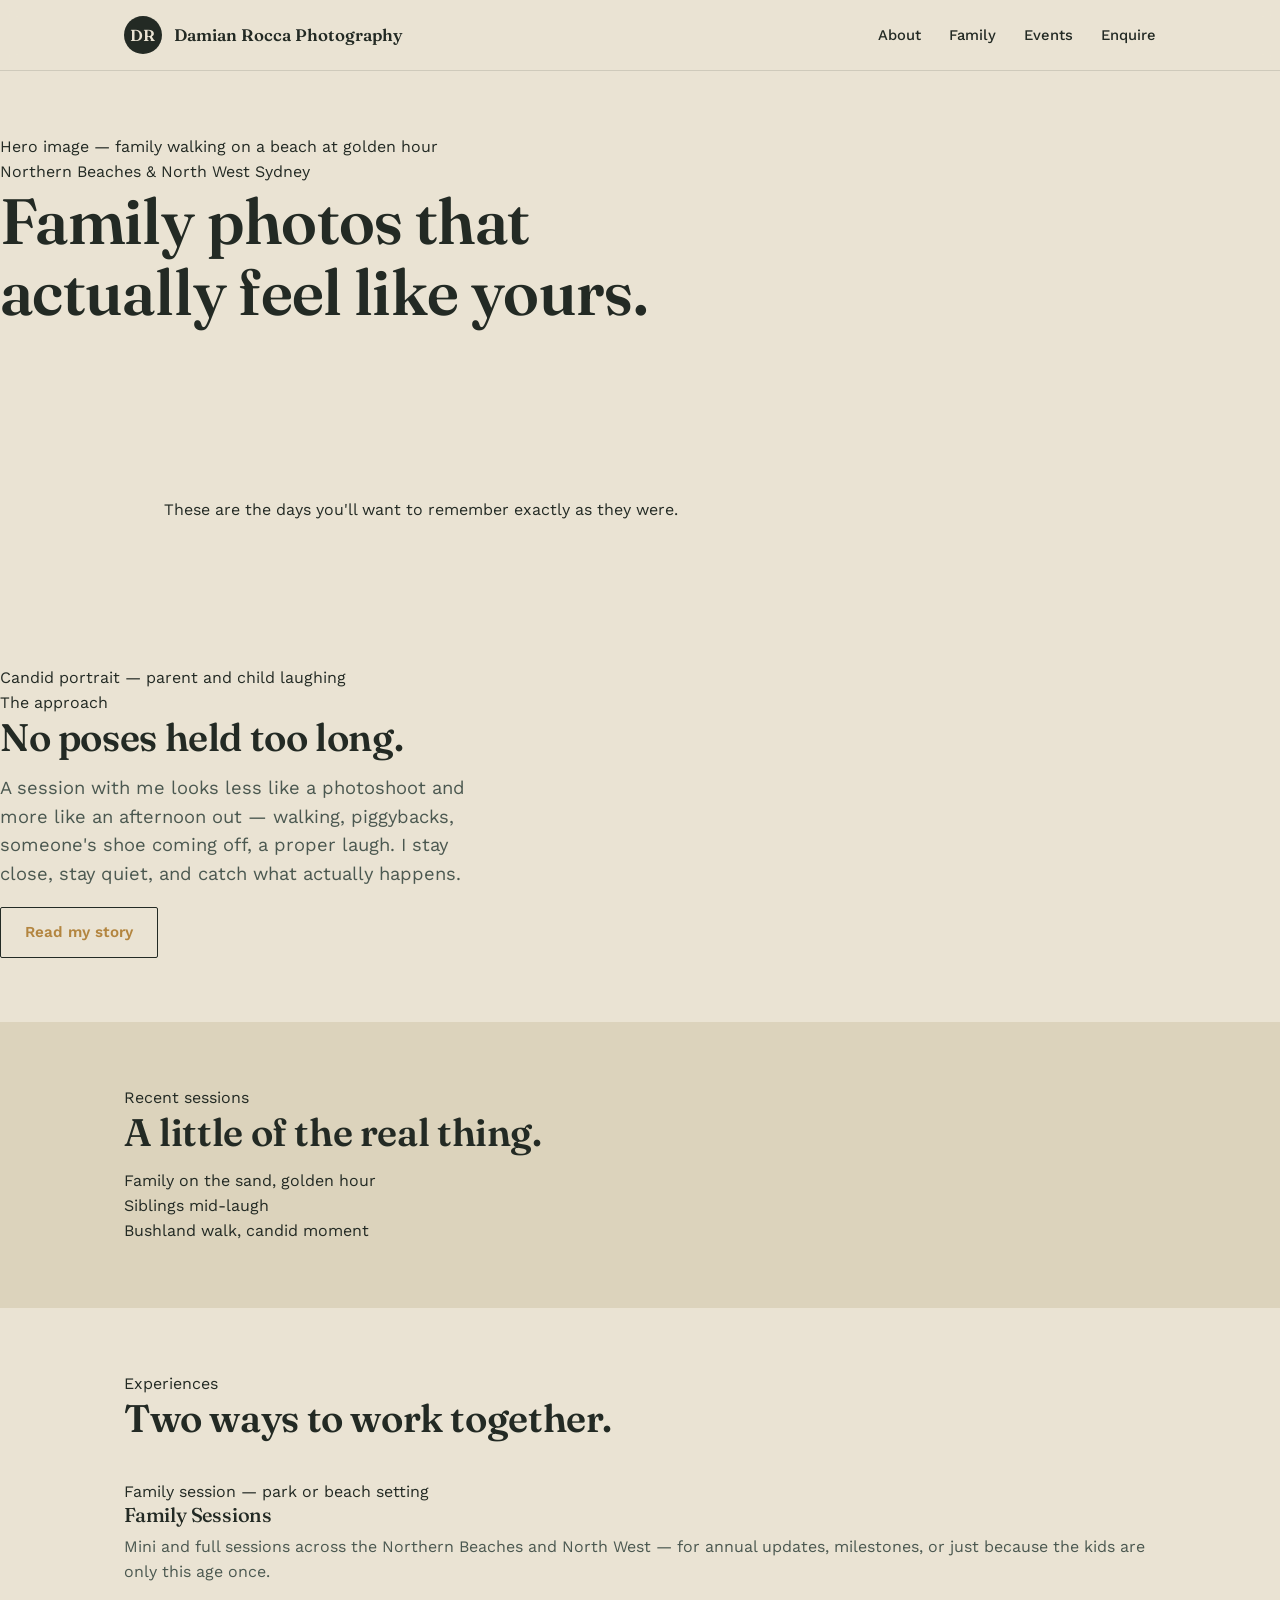
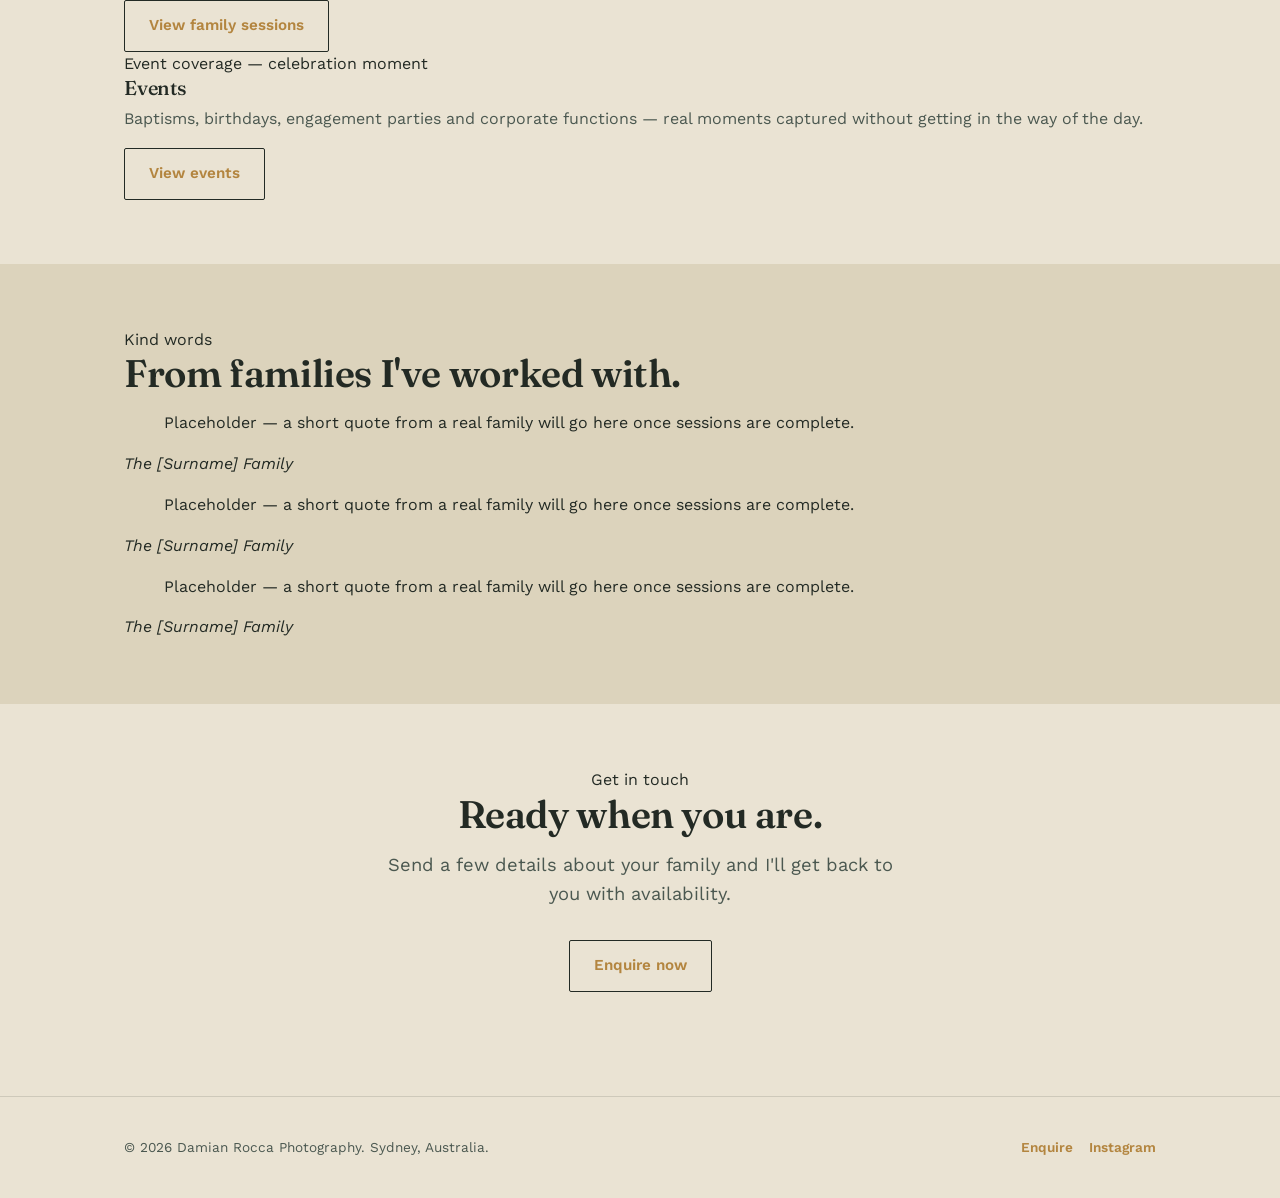
<file: index.html>
<!DOCTYPE html>
<html lang="en">
<head>
<meta charset="UTF-8">
<meta name="viewport" content="width=device-width, initial-scale=1.0">
<title>Damian Rocca Photography — Sydney Family Photographer</title>
<meta name="description" content="Relaxed, natural family photography across Sydney's Northern Beaches and North West. Real moments, not posed ones.">
<link rel="stylesheet" href="assets/styles.css">
</head>
<body>

<header class="site">
  <nav class="nav">
    <a href="index.html" class="brand"><span class="mono">DR</span><span class="fullname">Damian Rocca Photography</span></a>
    <button class="navtoggle" aria-label="Toggle menu"><span></span><span></span><span></span></button>
    <div class="navlinks">
      <a href="about.html">About</a>
      <a href="family.html">Family</a>
      <a href="events.html">Events</a>
      <a href="inquire.html" class="enquire">Enquire</a>
    </div>
  </nav>
</header>

<main>
  <section class="hero-full">
    <div class="placeholder-tag">Hero image — family walking on a beach at golden hour</div>
    <div class="hero-copy">
      <span class="label">Northern Beaches &amp; North West Sydney</span>
      <h1>Family photos that<br>actually feel like yours.</h1>
    </div>
  </section>

  <section class="pullquote">
    <div class="wrap">
      <blockquote>These are the days you'll want to remember exactly as they were.</blockquote>
    </div>
  </section>

  <section class="split">
    <div>
      <div class="img-block">Candid portrait — parent and child laughing</div>
    </div>
    <div class="text-block">
      <span class="label">The approach</span>
      <h2>No poses held too long.</h2>
      <p class="lede">A session with me looks less like a photoshoot and more like an afternoon out — walking, piggybacks, someone's shoe coming off, a proper laugh. I stay close, stay quiet, and catch what actually happens.</p>
      <a href="about.html" class="btn">Read my story</a>
    </div>
  </section>

  <section class="panel">
    <div class="wrap">
      <span class="label">Recent sessions</span>
      <h2>A little of the real thing.</h2>
      <div class="work-grid">
        <div class="img-block">Family on the sand, golden hour</div>
        <div class="img-block">Siblings mid-laugh</div>
        <div class="img-block">Bushland walk, candid moment</div>
      </div>
    </div>
  </section>

  <section>
    <div class="wrap">
      <span class="label">Experiences</span>
      <h2>Two ways to work together.</h2>
      <div class="experience-grid" style="margin-top:40px;">
        <div class="experience-card">
          <div class="img-block">Family session — park or beach setting</div>
          <h3>Family Sessions</h3>
          <p>Mini and full sessions across the Northern Beaches and North West — for annual updates, milestones, or just because the kids are only this age once.</p>
          <a href="family.html" class="btn">View family sessions</a>
        </div>
        <div class="experience-card">
          <div class="img-block">Event coverage — celebration moment</div>
          <h3>Events</h3>
          <p>Baptisms, birthdays, engagement parties and corporate functions — real moments captured without getting in the way of the day.</p>
          <a href="events.html" class="btn">View events</a>
        </div>
      </div>
    </div>
  </section>

  <section class="panel">
    <div class="wrap">
      <span class="label">Kind words</span>
      <h2>From families I've worked with.</h2>
      <div class="testimonials">
        <div class="testimonial">
          <blockquote>Placeholder — a short quote from a real family will go here once sessions are complete.</blockquote>
          <cite>The [Surname] Family</cite>
        </div>
        <div class="testimonial">
          <blockquote>Placeholder — a short quote from a real family will go here once sessions are complete.</blockquote>
          <cite>The [Surname] Family</cite>
        </div>
        <div class="testimonial">
          <blockquote>Placeholder — a short quote from a real family will go here once sessions are complete.</blockquote>
          <cite>The [Surname] Family</cite>
        </div>
      </div>
    </div>
  </section>

  <section style="text-align:center;">
    <div class="wrap-narrow">
      <span class="label">Get in touch</span>
      <h2>Ready when you are.</h2>
      <p class="lede" style="margin: 0 auto 32px;">Send a few details about your family and I'll get back to you with availability.</p>
      <a href="inquire.html" class="btn solid">Enquire now</a>
    </div>
  </section>
</main>

<footer class="site">
  <div class="wrap">
    <p>&copy; 2026 Damian Rocca Photography. Sydney, Australia.</p>
    <div class="social-links">
      <a href="inquire.html">Enquire</a>
      <a href="https://instagram.com" target="_blank" rel="noopener">Instagram</a>
    </div>
  </div>
</footer>

<script src="assets/script.js"></script>
</body>
</html>
</file>
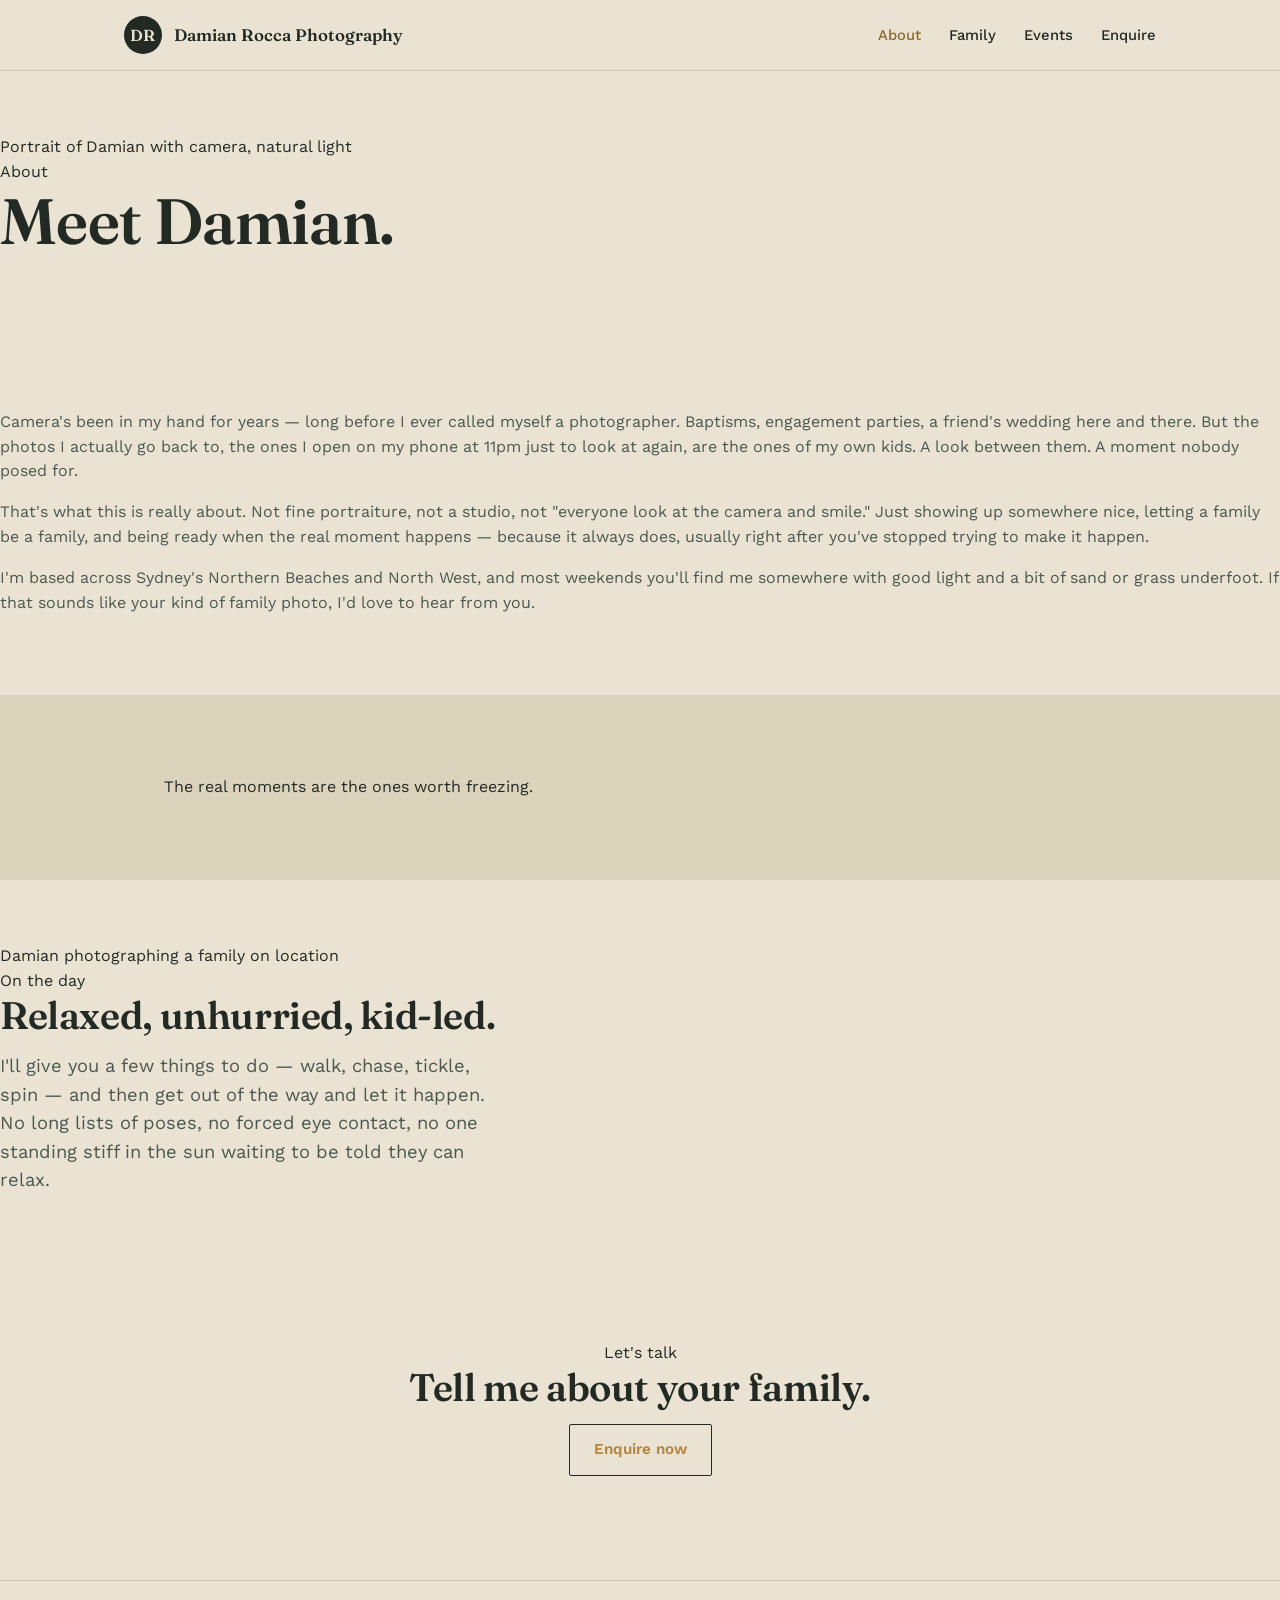
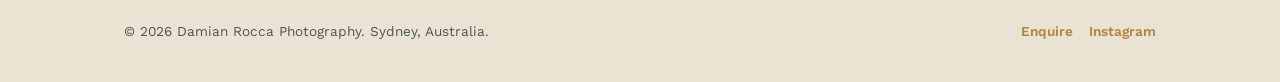
<file: about.html>
<!DOCTYPE html>
<html lang="en">
<head>
<meta charset="UTF-8">
<meta name="viewport" content="width=device-width, initial-scale=1.0">
<title>About — Damian Rocca Photography</title>
<meta name="description" content="Meet Damian — a Sydney family photographer who started out photographing his own kids.">
<link rel="stylesheet" href="assets/styles.css">
</head>
<body>

<header class="site">
  <nav class="nav">
    <a href="index.html" class="brand"><span class="mono">DR</span><span class="fullname">Damian Rocca Photography</span></a>
    <button class="navtoggle" aria-label="Toggle menu"><span></span><span></span><span></span></button>
    <div class="navlinks">
      <a href="about.html" class="current">About</a>
      <a href="family.html">Family</a>
      <a href="events.html">Events</a>
      <a href="inquire.html" class="enquire">Enquire</a>
    </div>
  </nav>
</header>

<main>
  <section class="hero-full hero-half">
    <div class="placeholder-tag">Portrait of Damian with camera, natural light</div>
    <div class="hero-copy">
      <span class="label">About</span>
      <h1>Meet Damian.</h1>
    </div>
  </section>

  <section>
    <div class="story">
      <p>Camera's been in my hand for years — long before I ever called myself a photographer. Baptisms, engagement parties, a friend's wedding here and there. But the photos I actually go back to, the ones I open on my phone at 11pm just to look at again, are the ones of my own kids. A look between them. A moment nobody posed for.</p>
      <p>That's what this is really about. Not fine portraiture, not a studio, not "everyone look at the camera and smile." Just showing up somewhere nice, letting a family be a family, and being ready when the real moment happens — because it always does, usually right after you've stopped trying to make it happen.</p>
      <p>I'm based across Sydney's Northern Beaches and North West, and most weekends you'll find me somewhere with good light and a bit of sand or grass underfoot. If that sounds like your kind of family photo, I'd love to hear from you.</p>
    </div>
  </section>

  <section class="pullquote panel">
    <div class="wrap">
      <blockquote>The real moments are the ones worth freezing.</blockquote>
    </div>
  </section>

  <section class="split reverse">
    <div>
      <div class="img-block">Damian photographing a family on location</div>
    </div>
    <div class="text-block">
      <span class="label">On the day</span>
      <h2>Relaxed, unhurried, kid-led.</h2>
      <p class="lede">I'll give you a few things to do — walk, chase, tickle, spin — and then get out of the way and let it happen. No long lists of poses, no forced eye contact, no one standing stiff in the sun waiting to be told they can relax.</p>
    </div>
  </section>

  <section style="text-align:center;">
    <div class="wrap-narrow">
      <span class="label">Let's talk</span>
      <h2>Tell me about your family.</h2>
      <a href="inquire.html" class="btn solid">Enquire now</a>
    </div>
  </section>
</main>

<footer class="site">
  <div class="wrap">
    <p>&copy; 2026 Damian Rocca Photography. Sydney, Australia.</p>
    <div class="social-links">
      <a href="inquire.html">Enquire</a>
      <a href="https://instagram.com" target="_blank" rel="noopener">Instagram</a>
    </div>
  </div>
</footer>

<script src="assets/script.js"></script>
</body>
</html>
</file>
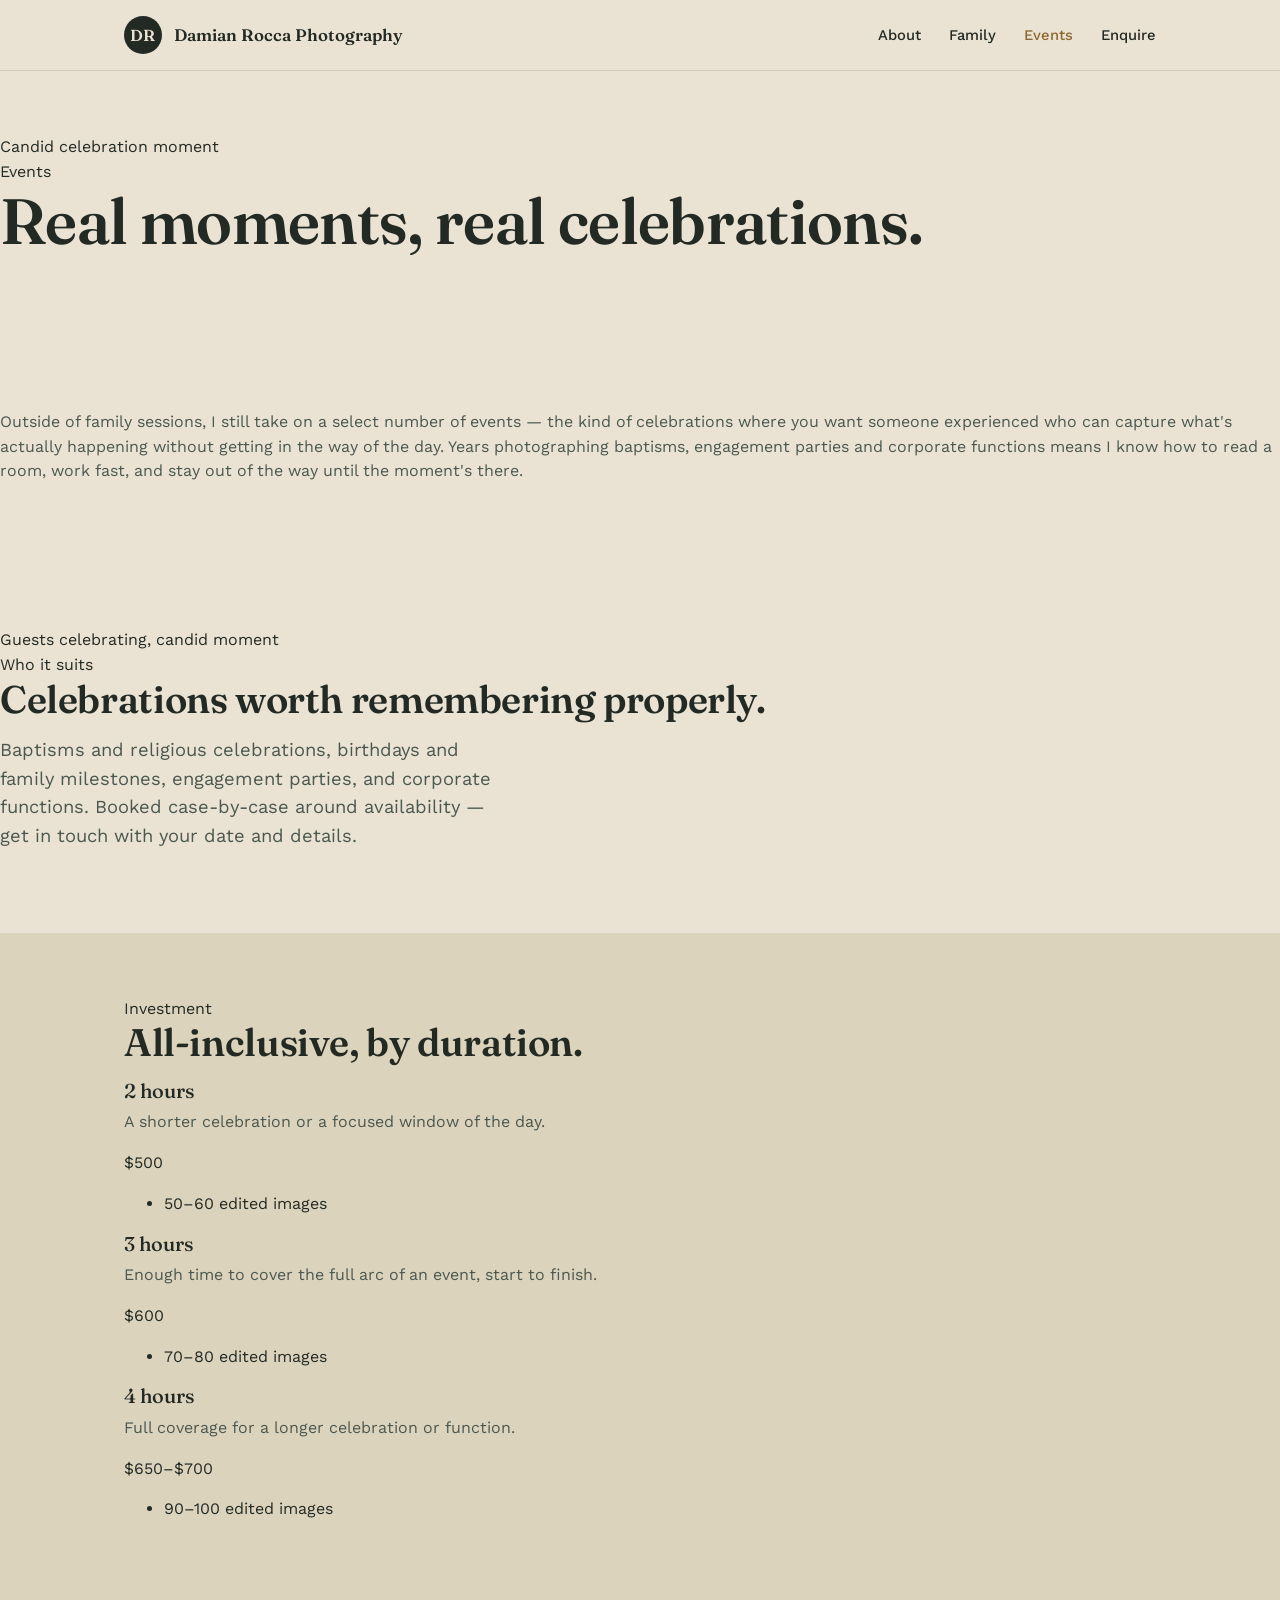
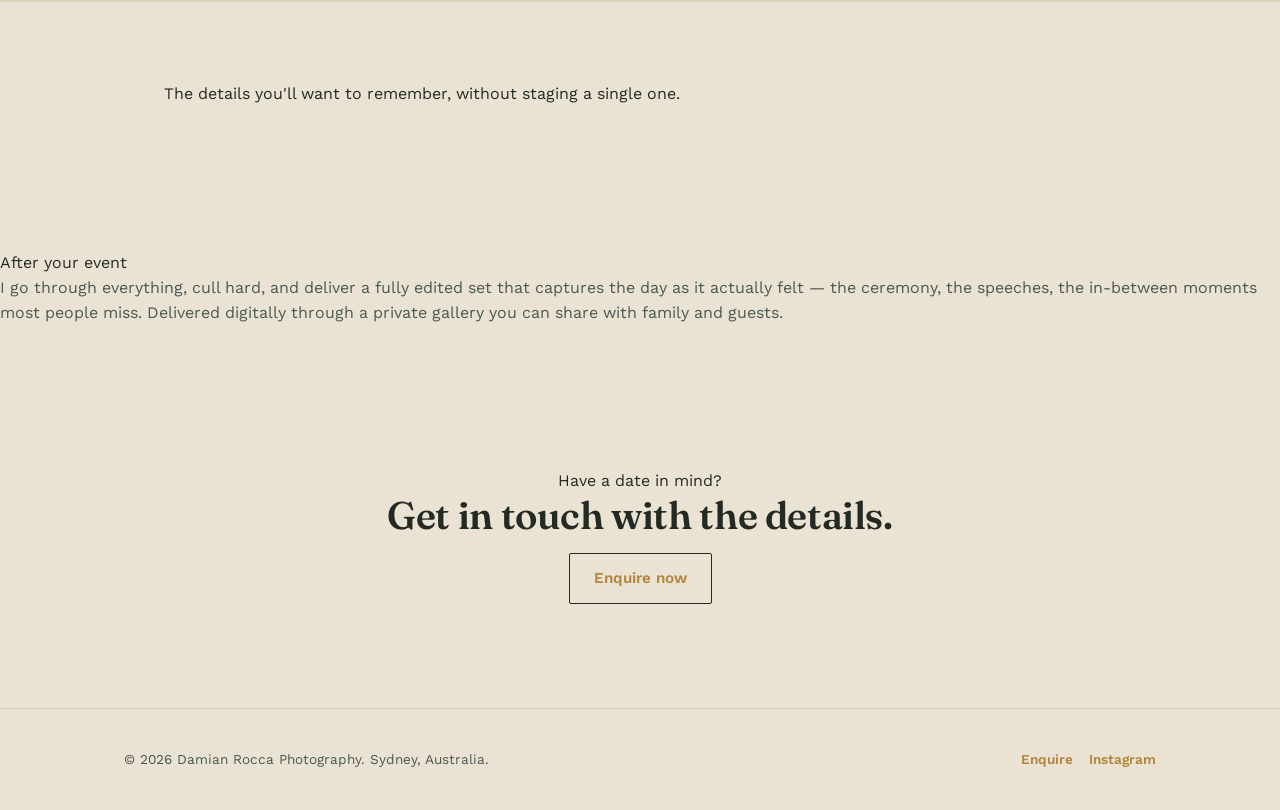
<file: events.html>
<!DOCTYPE html>
<html lang="en">
<head>
<meta charset="UTF-8">
<meta name="viewport" content="width=device-width, initial-scale=1.0">
<title>Events — Damian Rocca Photography</title>
<meta name="description" content="Baptisms, birthdays, engagement parties and corporate functions across Sydney.">
<link rel="stylesheet" href="assets/styles.css">
</head>
<body>

<header class="site">
  <nav class="nav">
    <a href="index.html" class="brand"><span class="mono">DR</span><span class="fullname">Damian Rocca Photography</span></a>
    <button class="navtoggle" aria-label="Toggle menu"><span></span><span></span><span></span></button>
    <div class="navlinks">
      <a href="about.html">About</a>
      <a href="family.html">Family</a>
      <a href="events.html" class="current">Events</a>
      <a href="inquire.html" class="enquire">Enquire</a>
    </div>
  </nav>
</header>

<main>
  <section class="hero-full hero-half">
    <div class="placeholder-tag">Candid celebration moment</div>
    <div class="hero-copy">
      <span class="label">Events</span>
      <h1>Real moments, real celebrations.</h1>
    </div>
  </section>

  <section>
    <div class="story">
      <p>Outside of family sessions, I still take on a select number of events — the kind of celebrations where you want someone experienced who can capture what's actually happening without getting in the way of the day. Years photographing baptisms, engagement parties and corporate functions means I know how to read a room, work fast, and stay out of the way until the moment's there.</p>
    </div>
  </section>

  <section class="split reverse">
    <div>
      <div class="img-block">Guests celebrating, candid moment</div>
    </div>
    <div class="text-block">
      <span class="label">Who it suits</span>
      <h2>Celebrations worth remembering properly.</h2>
      <p class="lede">Baptisms and religious celebrations, birthdays and family milestones, engagement parties, and corporate functions. Booked case-by-case around availability — get in touch with your date and details.</p>
    </div>
  </section>

  <section class="panel">
    <div class="wrap">
      <span class="label">Investment</span>
      <h2>All-inclusive, by duration.</h2>

      <div class="tier">
        <div><h3>2 hours</h3><p>A shorter celebration or a focused window of the day.</p></div>
        <div><div class="price">$500</div><ul><li>50–60 edited images</li></ul></div>
      </div>
      <div class="tier">
        <div><h3>3 hours</h3><p>Enough time to cover the full arc of an event, start to finish.</p></div>
        <div><div class="price">$600</div><ul><li>70–80 edited images</li></ul></div>
      </div>
      <div class="tier">
        <div><h3>4 hours</h3><p>Full coverage for a longer celebration or function.</p></div>
        <div><div class="price">$650–$700</div><ul><li>90–100 edited images</li></ul></div>
      </div>
    </div>
  </section>

  <section class="pullquote">
    <div class="wrap"><blockquote>The details you'll want to remember, without staging a single one.</blockquote></div>
  </section>

  <section>
    <div class="wrap-narrow">
      <span class="label">After your event</span>
      <p>I go through everything, cull hard, and deliver a fully edited set that captures the day as it actually felt — the ceremony, the speeches, the in-between moments most people miss. Delivered digitally through a private gallery you can share with family and guests.</p>
    </div>
  </section>

  <section style="text-align:center;">
    <div class="wrap-narrow">
      <span class="label">Have a date in mind?</span>
      <h2>Get in touch with the details.</h2>
      <a href="inquire.html" class="btn solid">Enquire now</a>
    </div>
  </section>
</main>

<footer class="site">
  <div class="wrap">
    <p>&copy; 2026 Damian Rocca Photography. Sydney, Australia.</p>
    <div class="social-links">
      <a href="inquire.html">Enquire</a>
      <a href="https://instagram.com" target="_blank" rel="noopener">Instagram</a>
    </div>
  </div>
</footer>

<script src="assets/script.js"></script>
</body>
</html>
</file>
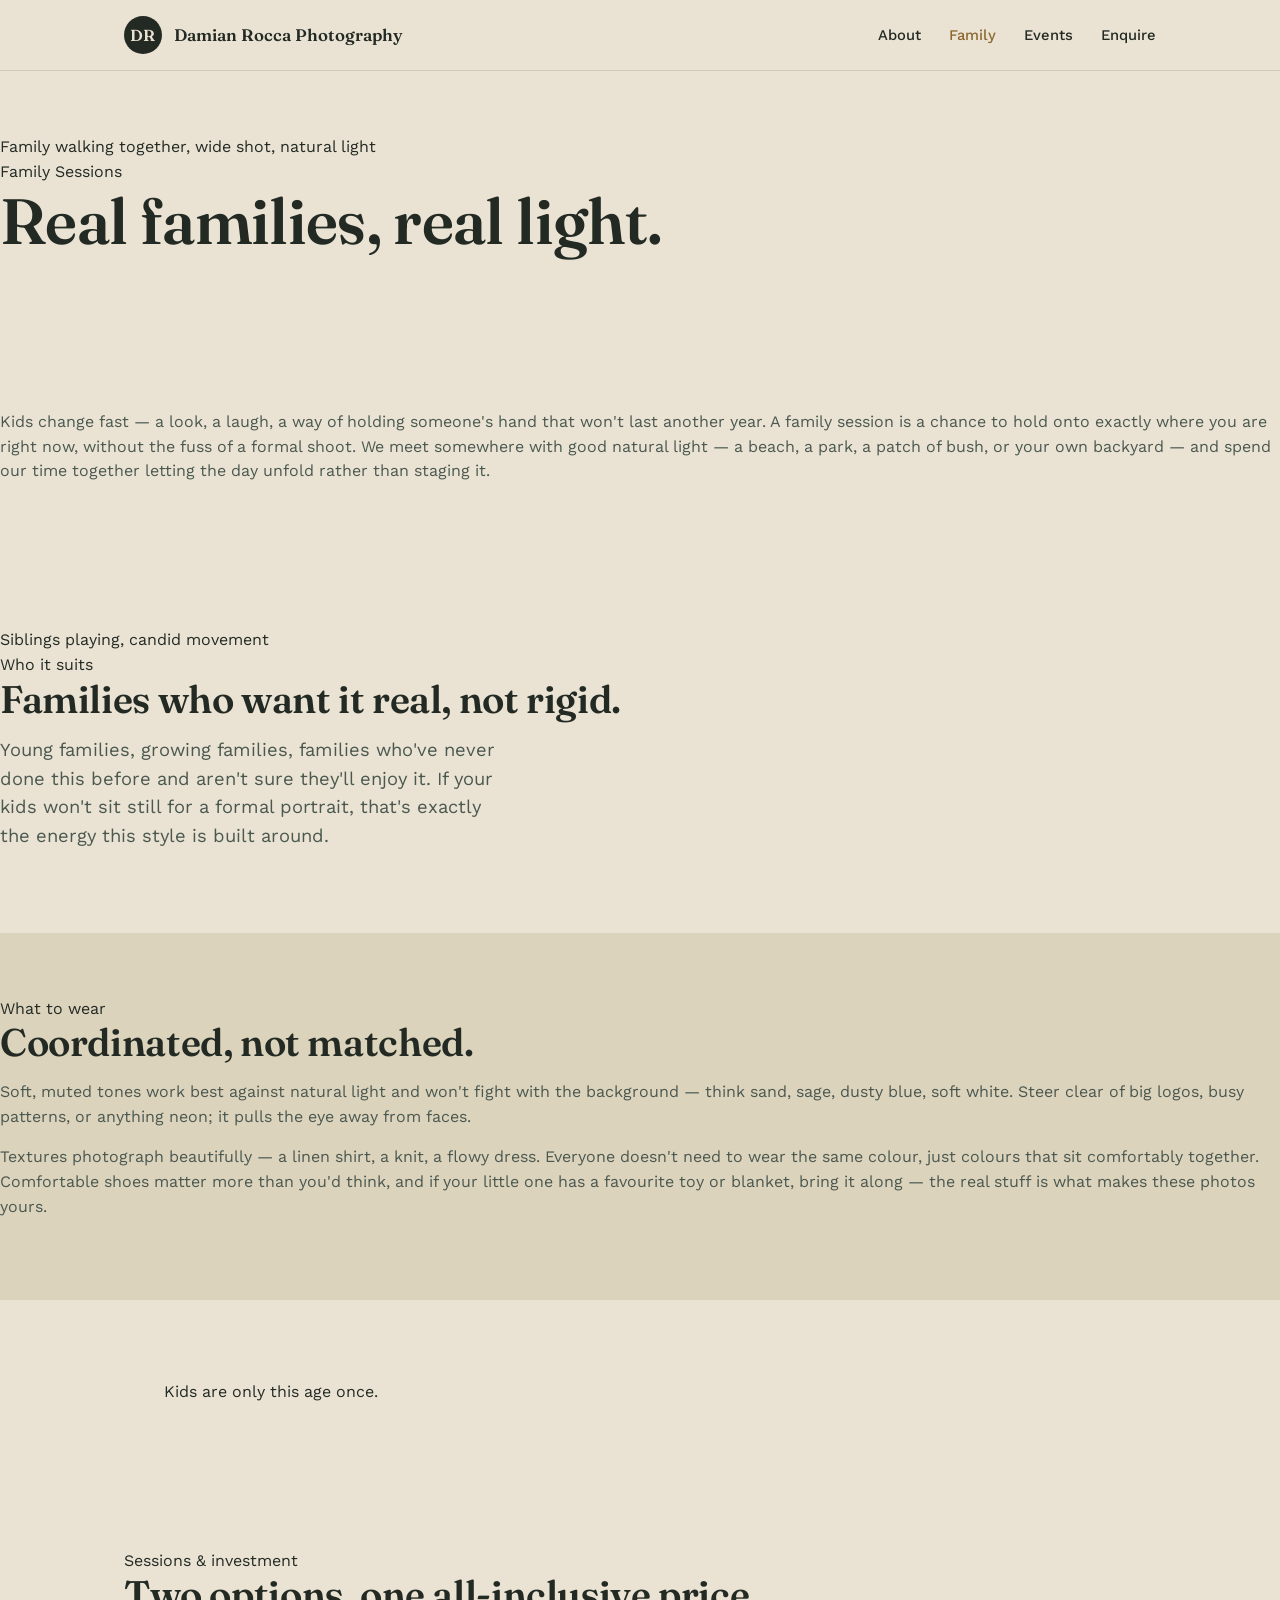
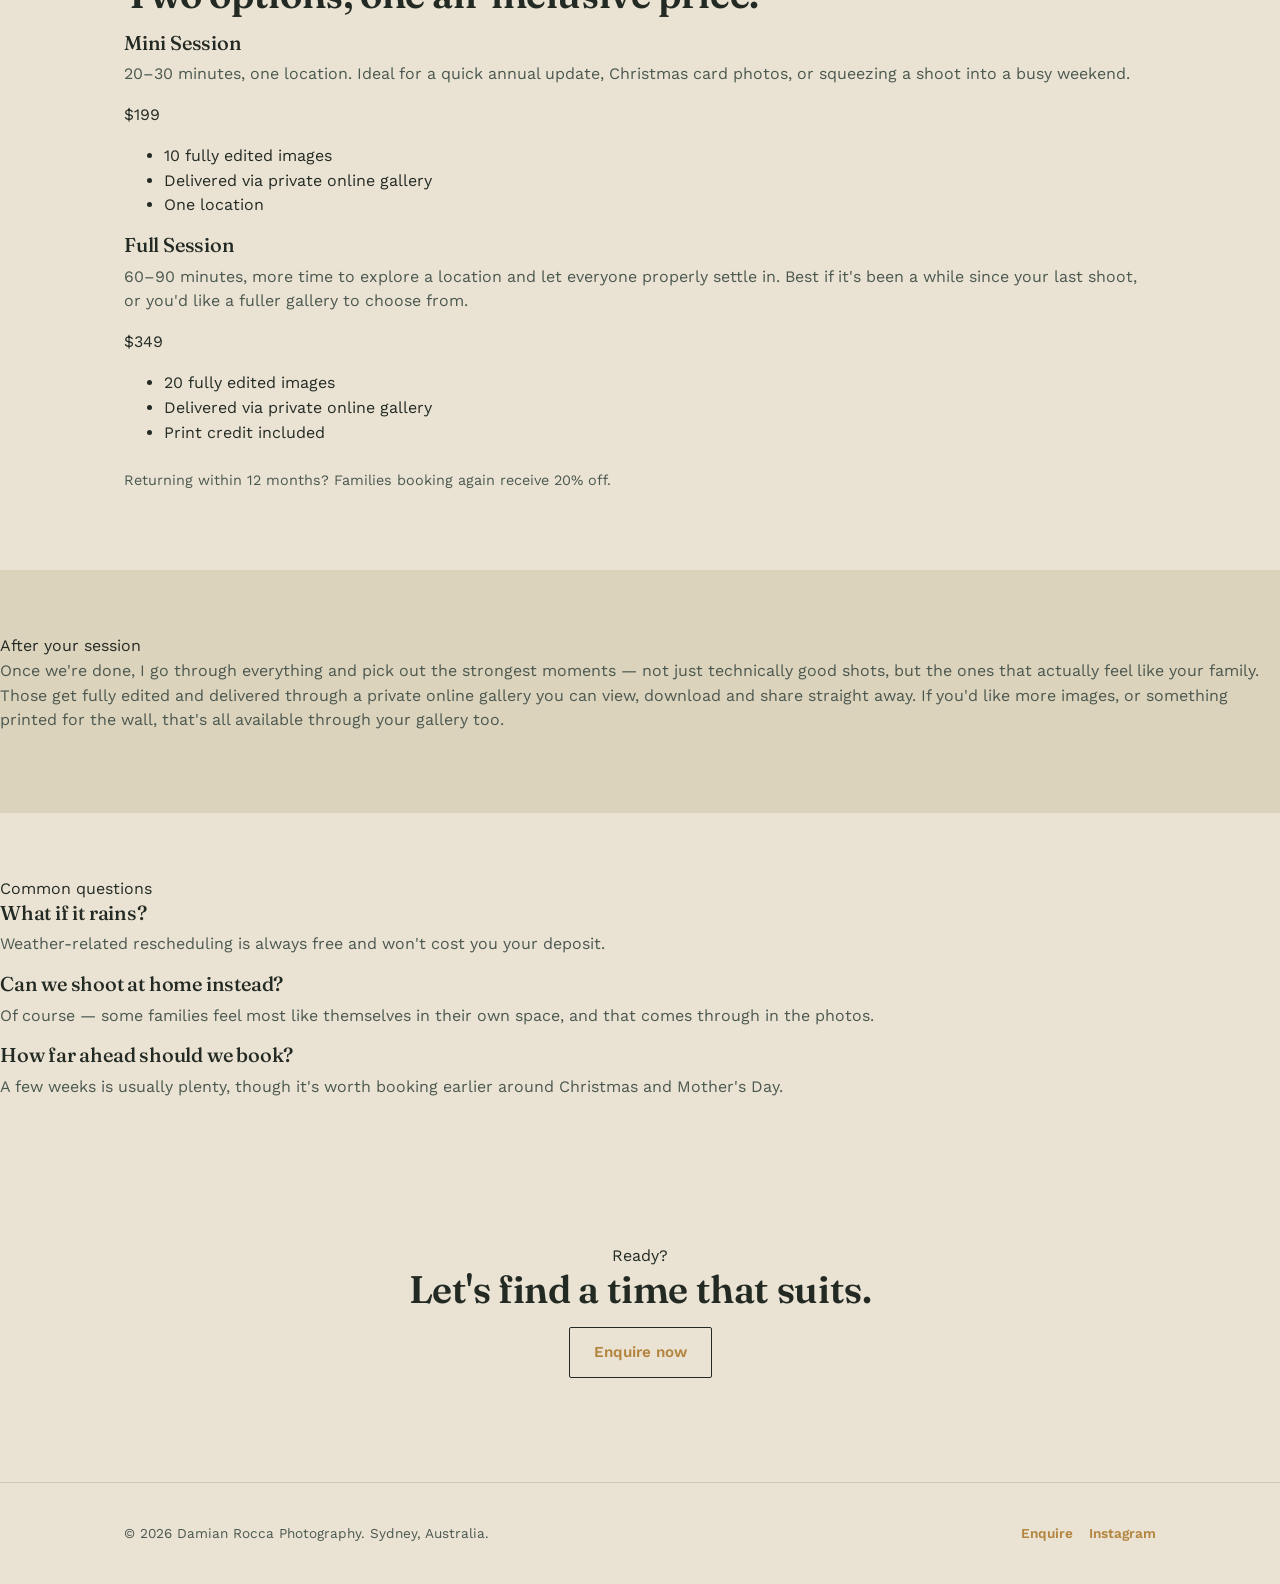
<file: family.html>
<!DOCTYPE html>
<html lang="en">
<head>
<meta charset="UTF-8">
<meta name="viewport" content="width=device-width, initial-scale=1.0">
<title>Family Sessions — Damian Rocca Photography</title>
<meta name="description" content="Mini and full family photography sessions across Sydney's Northern Beaches and North West.">
<link rel="stylesheet" href="assets/styles.css">
</head>
<body>

<header class="site">
  <nav class="nav">
    <a href="index.html" class="brand"><span class="mono">DR</span><span class="fullname">Damian Rocca Photography</span></a>
    <button class="navtoggle" aria-label="Toggle menu"><span></span><span></span><span></span></button>
    <div class="navlinks">
      <a href="about.html">About</a>
      <a href="family.html" class="current">Family</a>
      <a href="events.html">Events</a>
      <a href="inquire.html" class="enquire">Enquire</a>
    </div>
  </nav>
</header>

<main>
  <section class="hero-full hero-half">
    <div class="placeholder-tag">Family walking together, wide shot, natural light</div>
    <div class="hero-copy">
      <span class="label">Family Sessions</span>
      <h1>Real families, real light.</h1>
    </div>
  </section>

  <section>
    <div class="story">
      <p>Kids change fast — a look, a laugh, a way of holding someone's hand that won't last another year. A family session is a chance to hold onto exactly where you are right now, without the fuss of a formal shoot. We meet somewhere with good natural light — a beach, a park, a patch of bush, or your own backyard — and spend our time together letting the day unfold rather than staging it.</p>
    </div>
  </section>

  <section class="split">
    <div>
      <div class="img-block">Siblings playing, candid movement</div>
    </div>
    <div class="text-block">
      <span class="label">Who it suits</span>
      <h2>Families who want it real, not rigid.</h2>
      <p class="lede">Young families, growing families, families who've never done this before and aren't sure they'll enjoy it. If your kids won't sit still for a formal portrait, that's exactly the energy this style is built around.</p>
    </div>
  </section>

  <section class="panel">
    <div class="wrap-narrow">
      <span class="label">What to wear</span>
      <h2>Coordinated, not matched.</h2>
      <p>Soft, muted tones work best against natural light and won't fight with the background — think sand, sage, dusty blue, soft white. Steer clear of big logos, busy patterns, or anything neon; it pulls the eye away from faces.</p>
      <p>Textures photograph beautifully — a linen shirt, a knit, a flowy dress. Everyone doesn't need to wear the same colour, just colours that sit comfortably together. Comfortable shoes matter more than you'd think, and if your little one has a favourite toy or blanket, bring it along — the real stuff is what makes these photos yours.</p>
    </div>
  </section>

  <section class="pullquote">
    <div class="wrap"><blockquote>Kids are only this age once.</blockquote></div>
  </section>

  <section>
    <div class="wrap">
      <span class="label">Sessions &amp; investment</span>
      <h2>Two options, one all-inclusive price.</h2>

      <div class="tier">
        <div>
          <h3>Mini Session</h3>
          <p>20–30 minutes, one location. Ideal for a quick annual update, Christmas card photos, or squeezing a shoot into a busy weekend.</p>
        </div>
        <div>
          <div class="price">$199</div>
          <ul>
            <li>10 fully edited images</li>
            <li>Delivered via private online gallery</li>
            <li>One location</li>
          </ul>
        </div>
      </div>

      <div class="tier">
        <div>
          <h3>Full Session</h3>
          <p>60–90 minutes, more time to explore a location and let everyone properly settle in. Best if it's been a while since your last shoot, or you'd like a fuller gallery to choose from.</p>
        </div>
        <div>
          <div class="price">$349</div>
          <ul>
            <li>20 fully edited images</li>
            <li>Delivered via private online gallery</li>
            <li>Print credit included</li>
          </ul>
        </div>
      </div>

      <p style="margin-top:24px; font-size:0.9rem;">Returning within 12 months? Families booking again receive 20% off.</p>
    </div>
  </section>

  <section class="panel">
    <div class="wrap-narrow">
      <span class="label">After your session</span>
      <p>Once we're done, I go through everything and pick out the strongest moments — not just technically good shots, but the ones that actually feel like your family. Those get fully edited and delivered through a private online gallery you can view, download and share straight away. If you'd like more images, or something printed for the wall, that's all available through your gallery too.</p>
    </div>
  </section>

  <section>
    <div class="wrap-narrow">
      <span class="label">Common questions</span>
      <div class="faq-item">
        <h3>What if it rains?</h3>
        <p>Weather-related rescheduling is always free and won't cost you your deposit.</p>
      </div>
      <div class="faq-item">
        <h3>Can we shoot at home instead?</h3>
        <p>Of course — some families feel most like themselves in their own space, and that comes through in the photos.</p>
      </div>
      <div class="faq-item">
        <h3>How far ahead should we book?</h3>
        <p>A few weeks is usually plenty, though it's worth booking earlier around Christmas and Mother's Day.</p>
      </div>
    </div>
  </section>

  <section style="text-align:center;">
    <div class="wrap-narrow">
      <span class="label">Ready?</span>
      <h2>Let's find a time that suits.</h2>
      <a href="inquire.html" class="btn solid">Enquire now</a>
    </div>
  </section>
</main>

<footer class="site">
  <div class="wrap">
    <p>&copy; 2026 Damian Rocca Photography. Sydney, Australia.</p>
    <div class="social-links">
      <a href="inquire.html">Enquire</a>
      <a href="https://instagram.com" target="_blank" rel="noopener">Instagram</a>
    </div>
  </div>
</footer>

<script src="assets/script.js"></script>
</body>
</html>
</file>
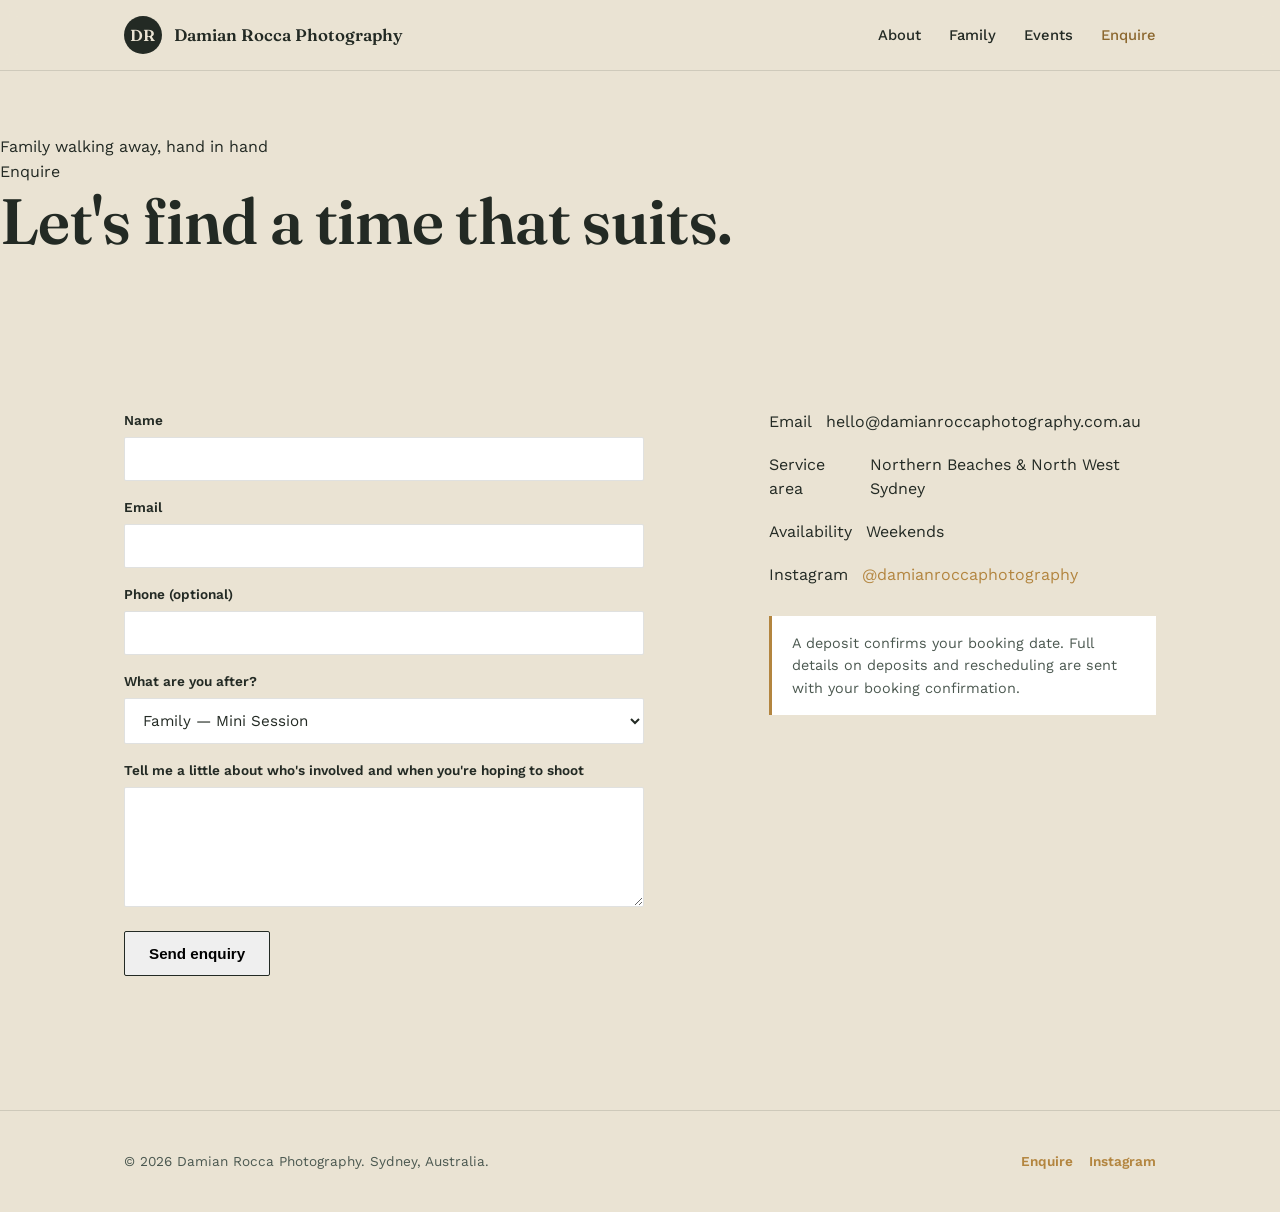
<file: inquire.html>
<!DOCTYPE html>
<html lang="en">
<head>
<meta charset="UTF-8">
<meta name="viewport" content="width=device-width, initial-scale=1.0">
<title>Enquire — Damian Rocca Photography</title>
<meta name="description" content="Enquire about a family session or event photography in Sydney.">
<link rel="stylesheet" href="assets/styles.css">
</head>
<body>

<header class="site">
  <nav class="nav">
    <a href="index.html" class="brand"><span class="mono">DR</span><span class="fullname">Damian Rocca Photography</span></a>
    <button class="navtoggle" aria-label="Toggle menu"><span></span><span></span><span></span></button>
    <div class="navlinks">
      <a href="about.html">About</a>
      <a href="family.html">Family</a>
      <a href="events.html">Events</a>
      <a href="inquire.html" class="enquire current">Enquire</a>
    </div>
  </nav>
</header>

<main>
  <section class="hero-full hero-half">
    <div class="placeholder-tag">Family walking away, hand in hand</div>
    <div class="hero-copy">
      <span class="label">Enquire</span>
      <h1>Let's find a time that suits.</h1>
    </div>
  </section>

  <section>
    <div class="wrap" style="display:grid; grid-template-columns: 1.2fr 0.8fr; gap:64px;">
      <div>
        <form class="contact" action="https://formspree.io/f/xlgqbkgw" method="POST">
          <div>
            <label for="name">Name</label>
            <input type="text" id="name" name="name" required>
          </div>
          <div>
            <label for="email">Email</label>
            <input type="email" id="email" name="email" required>
          </div>
          <div>
            <label for="phone">Phone (optional)</label>
            <input type="tel" id="phone" name="phone">
          </div>
          <div>
            <label for="session">What are you after?</label>
            <select id="session" name="session">
              <option>Family — Mini Session</option>
              <option>Family — Full Session</option>
              <option>Event photography</option>
              <option>Not sure yet</option>
            </select>
          </div>
          <div>
            <label for="message">Tell me a little about who's involved and when you're hoping to shoot</label>
            <textarea id="message" name="message" required></textarea>
          </div>
          <button type="submit" class="btn solid" style="align-self:flex-start;">Send enquiry</button>
          <p class="form-status"></p>
        </form>
      </div>

      <div>
        <div class="contact-detail">
          <span class="label">Email</span>
          <span class="value">hello@damianroccaphotography.com.au</span>
        </div>
        <div class="contact-detail">
          <span class="label">Service area</span>
          <span class="value">Northern Beaches &amp; North West Sydney</span>
        </div>
        <div class="contact-detail">
          <span class="label">Availability</span>
          <span class="value">Weekends</span>
        </div>
        <div class="contact-detail">
          <span class="label">Instagram</span>
          <span class="value"><a href="https://instagram.com" target="_blank" rel="noopener">@damianroccaphotography</a></span>
        </div>
        <div class="notice" style="margin-top:28px;">
          A deposit confirms your booking date. Full details on deposits and rescheduling are sent with your booking confirmation.
        </div>
      </div>
    </div>
  </section>
</main>

<footer class="site">
  <div class="wrap">
    <p>&copy; 2026 Damian Rocca Photography. Sydney, Australia.</p>
    <div class="social-links">
      <a href="inquire.html">Enquire</a>
      <a href="https://instagram.com" target="_blank" rel="noopener">Instagram</a>
    </div>
  </div>
</footer>

<script src="assets/script.js"></script>
</body>
</html>
</file>
<file: assets/styles.css>
/* ============================================================
   Damian Rocca Photography — design tokens
   Palette: driftwood sand + ink-eucalyptus + dune ochre
   Type: Fraunces (display, soft-contrast serif) + Work Sans (body/utility)
   Signature: horizon-line gradient (sand -> sky) as a recurring divider,
   and a printed-photo "frame" treatment on images (nod to matte/deboss
   print identity) instead of generic rounded cards.
   ============================================================ */

@import url('https://fonts.googleapis.com/css2?family=Fraunces:opsz,wght@9..144,400;9..144,500;9..144,600&family=Work+Sans:wght@400;500;600&display=swap');

:root{
  --sand: #EAE3D3;         /* base background, warm driftwood */
  --sand-deep: #DCD3BC;    /* panel background */
  --ink: #232A24;          /* primary text, deep eucalyptus-charcoal */
  --ink-soft: #4B5850;     /* secondary text */
  --ochre: #B3853F;        /* dune accent — links, small emphasis */
  --ochre-deep: #8C6830;   /* hover state */
  --sky: #8296A0;          /* water/sky accent — used sparingly */
  --line: rgba(35,42,36,0.14);
  --paper-shadow: 0 1px 0 rgba(35,42,36,0.06), 0 8px 24px rgba(35,42,36,0.08);

  --serif: 'Fraunces', Georgia, serif;
  --sans: 'Work Sans', -apple-system, Segoe UI, Roboto, sans-serif;

  --max: 1080px;
}

*{ box-sizing: border-box; }
html{ scroll-behavior: smooth; }
body{
  margin:0;
  background: var(--sand);
  color: var(--ink);
  font-family: var(--sans);
  font-size: 16px;
  line-height: 1.55;
  -webkit-font-smoothing: antialiased;
}

img{ max-width:100%; display:block; }
a{ color: var(--ochre); text-decoration: none; }
a:hover{ color: var(--ochre-deep); }
a:focus-visible, button:focus-visible, input:focus-visible, textarea:focus-visible{
  outline: 2px solid var(--ochre);
  outline-offset: 3px;
}

.wrap{ max-width: var(--max); margin: 0 auto; padding: 0 24px; }

h1,h2,h3{
  font-family: var(--serif);
  font-weight: 600;
  line-height: 1.12;
  margin: 0 0 0.4em;
  letter-spacing: -0.01em;
}
h1{ font-size: clamp(2.4rem, 5vw + 1rem, 4rem); }
h2{ font-size: clamp(1.6rem, 2.4vw + 1rem, 2.4rem); }
h3{ font-size: 1.25rem; font-weight: 500; }

p{ margin: 0 0 1em; color: var(--ink-soft); }
.lede{ font-size: 1.15rem; color: var(--ink-soft); max-width: 46ch; }

.eyebrow{
  font-family: var(--sans);
  font-size: 0.72rem;
  letter-spacing: 0.16em;
  text-transform: uppercase;
  color: var(--ochre-deep);
  font-weight: 600;
  margin-bottom: 0.9em;
  display:inline-block;
}

/* ---------- Nav ---------- */
header.site{
  position: sticky; top:0; z-index: 50;
  background: rgba(234,227,211,0.86);
  backdrop-filter: blur(8px);
  border-bottom: 1px solid var(--line);
}
.nav{
  display:flex; align-items:center; justify-content:space-between;
  padding: 16px 24px;
  max-width: var(--max); margin:0 auto;
}
.brand{
  display:flex; align-items:center; gap:12px;
  font-family: var(--serif); font-weight:600; font-size:1.05rem; color: var(--ink);
}
.brand .mono{
  width:38px; height:38px; border-radius:50%;
  background: var(--ink); color: var(--sand);
  display:flex; align-items:center; justify-content:center;
  font-family: var(--serif); font-size:1rem; font-weight:600;
  letter-spacing: 0.02em;
}
.navlinks{ display:flex; gap:28px; align-items:center; }
.navlinks a{
  color: var(--ink); font-size:0.92rem; font-weight:500;
}
.navlinks a.current{ color: var(--ochre-deep); }
.navlinks a.cta{
  background: var(--ink); color: var(--sand);
  padding: 9px 18px; border-radius: 2px;
}
.navlinks a.cta:hover{ background: var(--ochre-deep); color:#fff; }

.navtoggle{ display:none; background:none; border:none; cursor:pointer; }
.navtoggle span{ display:block; width:24px; height:2px; background:var(--ink); margin:5px 0; }

@media (max-width: 760px){
  .navtoggle{ display:block; }
  .navlinks{
    position:absolute; top:100%; left:0; right:0;
    background: var(--sand);
    flex-direction:column; align-items:flex-start;
    padding: 8px 24px 20px; gap:16px;
    border-bottom: 1px solid var(--line);
    display:none;
  }
  .navlinks.open{ display:flex; }
  .navlinks a.cta{ align-self:flex-start; }
}

/* ---------- Horizon divider (signature element) ---------- */
.horizon{
  height: 3px; border:0; margin: 0;
  background: linear-gradient(90deg, var(--ochre) 0%, var(--sand-deep) 45%, var(--sky) 100%);
  opacity: 0.85;
}
.horizon.tight{ margin: 48px 0; }

/* ---------- Hero ---------- */
.hero{ padding: 88px 0 56px; }
.hero .grid{
  display:grid; grid-template-columns: 1.15fr 0.85fr; gap: 48px; align-items:end;
}
.hero-actions{ display:flex; gap:14px; margin-top: 28px; flex-wrap:wrap; }
.btn{
  display:inline-block; padding: 13px 24px; font-weight:600; font-size:0.95rem;
  border-radius: 2px; border: 1px solid var(--ink);
  transition: all .15s ease;
}
.btn.primary{ background: var(--ink); color: var(--sand); }
.btn.primary:hover{ background: var(--ochre-deep); border-color: var(--ochre-deep); color:#fff; }
.btn.ghost{ background: transparent; color: var(--ink); }
.btn.ghost:hover{ background: var(--ink); color: var(--sand); }

.hero-frame{
  aspect-ratio: 4/5; background: var(--sand-deep);
  border: 10px solid #fff; box-shadow: var(--paper-shadow);
  display:flex; align-items:center; justify-content:center;
  color: var(--ink-soft); font-size:0.85rem; text-align:center; padding: 20px;
  transform: rotate(1.2deg);
}

@media (max-width: 760px){
  .hero .grid{ grid-template-columns: 1fr; }
  .hero-frame{ order:-1; max-width: 280px; margin: 0 auto; }
}

/* ---------- Sections ---------- */
section{ padding: 64px 0; }
.panel{ background: var(--sand-deep); }

.cols-3{ display:grid; grid-template-columns: repeat(3,1fr); gap: 32px; }
.cols-2{ display:grid; grid-template-columns: 1fr 1fr; gap: 40px; }
@media (max-width: 760px){
  .cols-3{ grid-template-columns:1fr; }
  .cols-2{ grid-template-columns:1fr; }
}

.chipline{ display:flex; gap:12px; flex-wrap:wrap; margin-top: 8px; }
.chip{
  border:1px solid var(--line); padding: 8px 16px; font-size:0.85rem;
  border-radius: 999px; color: var(--ink-soft);
}

/* ---------- Pricing ---------- */
.price-card{
  background:#fff; border: 1px solid var(--line); box-shadow: var(--paper-shadow);
  padding: 32px 28px;
}
.price-card.featured{ border-color: var(--ochre); position:relative; }
.price-card.featured::before{
  content:"Most booked";
  position:absolute; top:-13px; left:28px;
  background: var(--ochre); color:#fff; font-size:0.7rem; font-weight:600;
  letter-spacing:0.06em; text-transform:uppercase; padding: 4px 10px;
}
.price-tag{ font-family: var(--serif); font-size:2.2rem; font-weight:600; margin: 6px 0 2px; }
.price-tag small{ font-family: var(--sans); font-size: 0.95rem; font-weight:500; color: var(--ink-soft); }
.price-card ul{ list-style:none; padding:0; margin: 18px 0 0; }
.price-card li{
  padding: 9px 0; border-top: 1px solid var(--line); font-size: 0.92rem; color: var(--ink-soft);
}
.price-card li:first-child{ border-top:none; }

table.addons{ width:100%; border-collapse: collapse; margin-top:12px; }
table.addons th, table.addons td{
  text-align:left; padding: 11px 6px; border-bottom: 1px solid var(--line); font-size:0.92rem;
}
table.addons th{ color: var(--ink-soft); font-weight:600; font-size:0.78rem; text-transform:uppercase; letter-spacing:0.05em; }

.loyalty-banner{
  background: var(--ink); color: var(--sand);
  padding: 28px 32px; display:flex; justify-content:space-between; align-items:center; gap:20px; flex-wrap:wrap;
}
.loyalty-banner strong{ font-family: var(--serif); font-size:1.15rem; font-weight:600; }

/* ---------- Portfolio ---------- */
.gallery{ display:grid; grid-template-columns: repeat(3,1fr); gap: 18px; }
.gallery-item{
  aspect-ratio: 1; background: var(--sand-deep);
  border: 8px solid #fff; box-shadow: var(--paper-shadow);
  display:flex; align-items:center; justify-content:center;
  color: var(--ink-soft); font-size: 0.82rem; text-align:center; padding:16px;
}
.gallery-item:nth-child(3n+2){ transform: rotate(-0.6deg); }
.gallery-item:nth-child(3n+1){ transform: rotate(0.6deg); }
@media (max-width: 760px){ .gallery{ grid-template-columns: repeat(2,1fr); } }

.notice{
  border-left: 3px solid var(--ochre); background: #fff;
  padding: 16px 20px; font-size: 0.9rem; color: var(--ink-soft);
}

/* ---------- Contact ---------- */
form.contact{ display:flex; flex-direction:column; gap:16px; max-width: 520px; }
form.contact label{ font-size:0.85rem; font-weight:600; color: var(--ink); display:block; margin-bottom:6px; }
form.contact input, form.contact select, form.contact textarea{
  width:100%; padding: 12px 14px; border:1px solid var(--line); background:#fff;
  font-family: var(--sans); font-size:0.95rem; color: var(--ink); border-radius:2px;
}
form.contact textarea{ min-height:120px; resize:vertical; }
.form-status{ font-size:0.88rem; color: var(--ink-soft); }

.contact-detail{ display:flex; gap:14px; margin-bottom:18px; }
.contact-detail .k{ font-weight:600; min-width:100px; color: var(--ink); }

/* ---------- Footer ---------- */
footer.site{
  border-top: 1px solid var(--line); padding: 40px 0; margin-top: 40px;
}
footer.site .wrap{ display:flex; justify-content:space-between; flex-wrap:wrap; gap:16px; align-items:center; }
footer.site p{ margin:0; font-size:0.85rem; }
.social-links{ display:flex; gap:16px; }
.social-links a{ font-size:0.85rem; font-weight:600; }

@media (prefers-reduced-motion: reduce){
  html{ scroll-behavior:auto; }
  *{ transition:none !important; }
}
</file>
